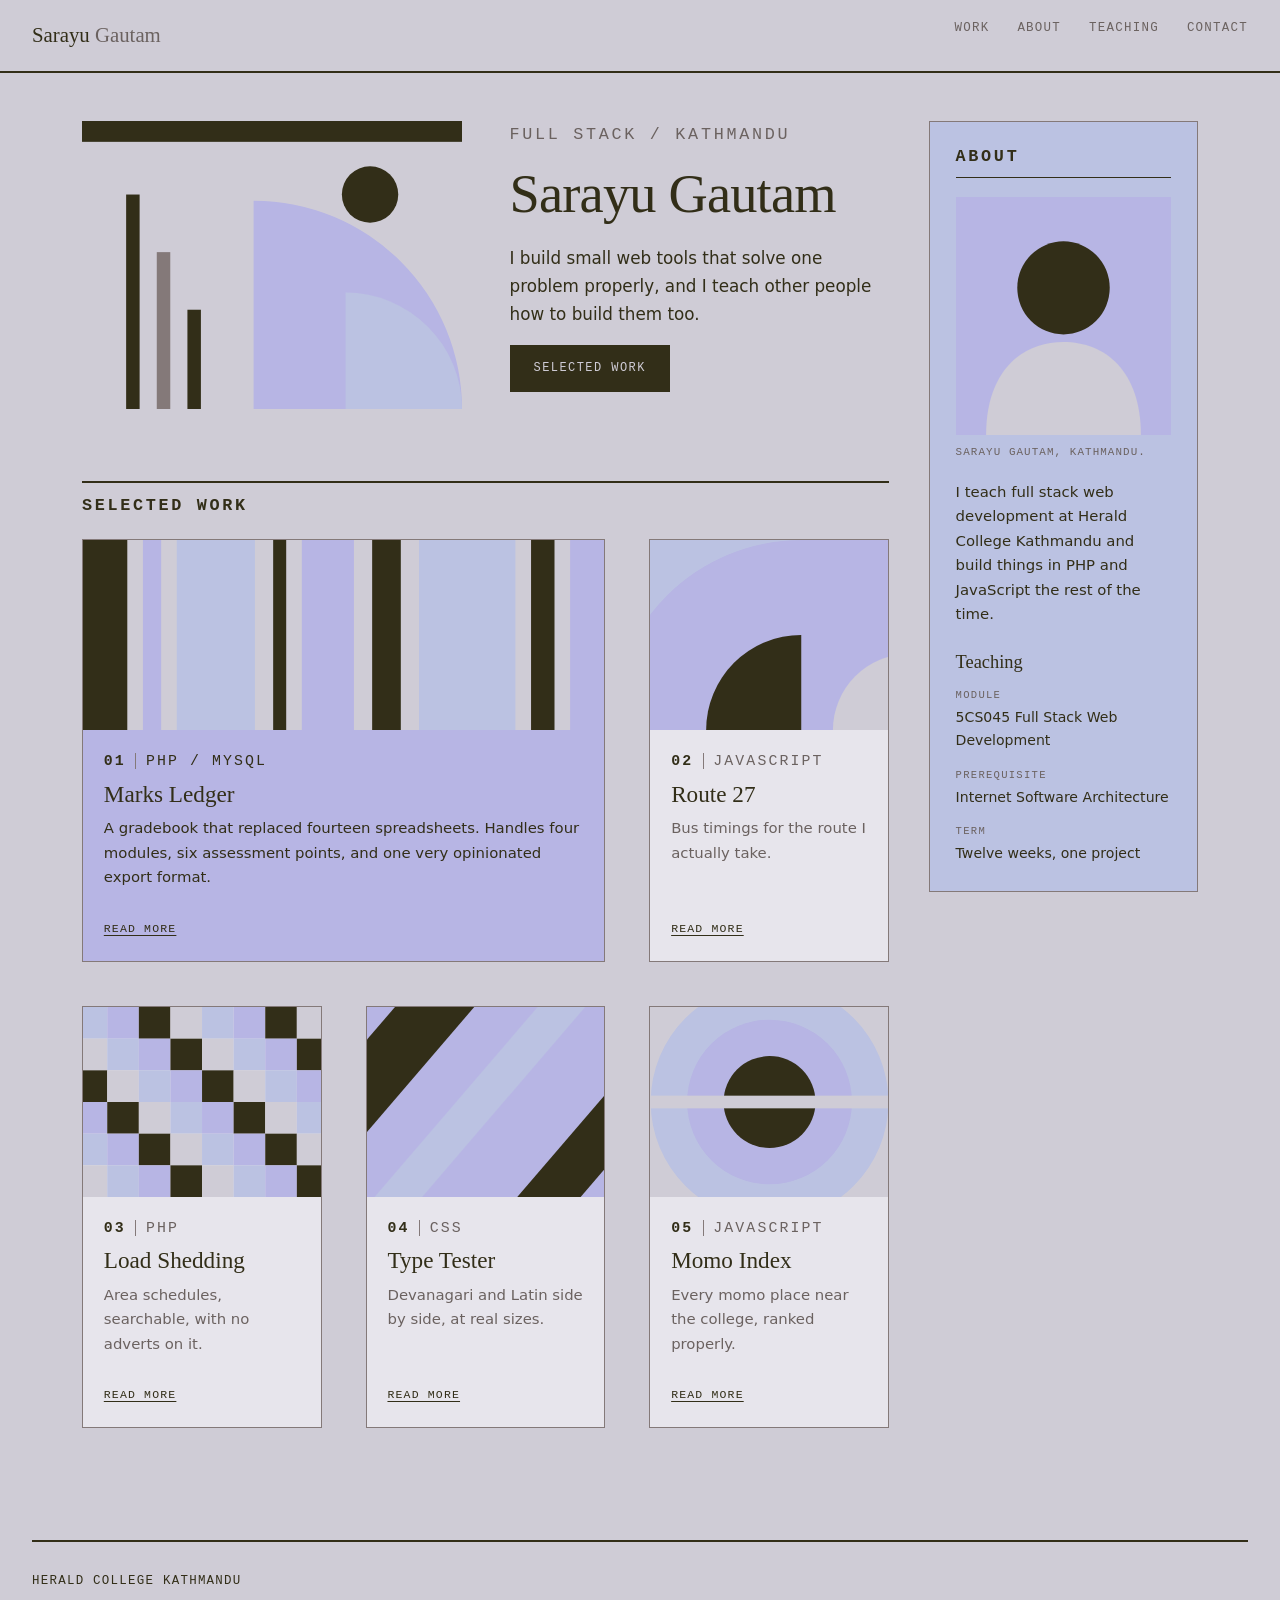
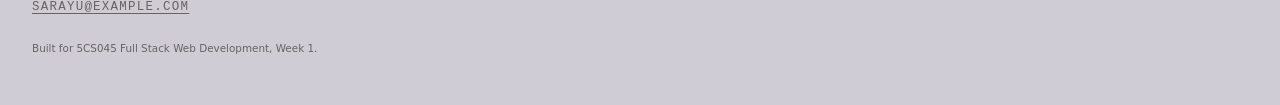
<file: Tutorial/Week1_tut/index.html>
<!DOCTYPE html>
<html lang="en">
<head>
  <meta charset="UTF-8">

  
  <meta name="viewport" content="width=device-width, initial-scale=1.0"> 

  <title>Sarayu Gautam</title>
  <link rel="stylesheet" href="style.css">
</head>
<body>

  <header class="site-header">
    <nav>

      <a href="#" class="logo">Sarayu <span>Gautam</span></a>

      <ul class="nav-links">
        <li><a href="#work">Work</a></li>
        <li><a href="#about">About</a></li>
        <li><a href="#teaching">Teaching</a></li>
        <li><a href="#contact">Contact</a></li>
      </ul>
    </nav>
  </header>

  <main>

    <div class="content">

      <section class="hero">
        <img src="images/hero.svg" alt="Abstract geometric composition">
        <div class="hero-text">
          <p class="eyebrow">Full stack / Kathmandu</p>
          <h1>Sarayu Gautam</h1>
          <p>I build small web tools that solve one problem properly, and
             I teach other people how to build them too.</p>
          <a href="#work" class="button">Selected work</a>
        </div>
      </section>

      <section class="gallery-section" id="work">
        <h2>Selected work</h2>

        <div class="gallery">

          <article class="card feature">
            <img src="images/card-1.svg" alt="">
            <div class="card-body">
              <p class="card-meta"><span>01</span>PHP / MySQL</p>
              <h3>Marks Ledger</h3>
              <p>A gradebook that replaced fourteen spreadsheets. Handles
                 four modules, six assessment points, and one very
                 opinionated export format.</p>
              <a href="#" class="card-link">Read more</a>
            </div>
          </article>

          <article class="card">
            <img src="images/card-2.svg" alt="">
            <div class="card-body">
              <p class="card-meta"><span>02</span>JavaScript</p>
              <h3>Route 27</h3>
              <p>Bus timings for the route I actually take.</p>
              <a href="#" class="card-link">Read more</a>
            </div>
          </article>

          <article class="card">
            <img src="images/card-3.svg" alt="">
            <div class="card-body">
              <p class="card-meta"><span>03</span>PHP</p>
              <h3>Load Shedding</h3>
              <p>Area schedules, searchable, with no adverts on it.</p>
              <a href="#" class="card-link">Read more</a>
            </div>
          </article>

          <article class="card">
            <img src="images/card-4.svg" alt="">
            <div class="card-body">
              <p class="card-meta"><span>04</span>CSS</p>
              <h3>Type Tester</h3>
              <p>Devanagari and Latin side by side, at real sizes.</p>
              <a href="#" class="card-link">Read more</a>
            </div>
          </article>

          <article class="card">
            <img src="images/card-5.svg" alt="">
            <div class="card-body">
              <p class="card-meta"><span>05</span>JavaScript</p>
              <h3>Momo Index</h3>
              <p>Every momo place near the college, ranked properly.</p>
              <a href="#" class="card-link">Read more</a>
            </div>
          </article>

        </div>
      </section>

    </div>

    <aside id="about">
      <h2>About</h2>

      <figure>
        <img src="images/profile.svg" alt="Abstract portrait mark">
        <figcaption>Sarayu Gautam, Kathmandu.</figcaption>
      </figure>

      <p>I teach full stack web development at Herald College Kathmandu
         and build things in PHP and JavaScript the rest of the time.</p>

      <h3 id="teaching">Teaching</h3>
      <dl class="meta-list">
        <dt>Module</dt>
        <dd>5CS045 Full Stack Web Development</dd>
        <dt>Prerequisite</dt>
        <dd>Internet Software Architecture</dd>
        <dt>Term</dt>
        <dd>Twelve weeks, one project</dd>
      </dl>
    </aside>

  </main>

  <footer id="contact">
    <p>Herald College Kathmandu</p>
    <p class="footer-mail"><a href="#">sarayu@example.com</a></p>
    <small>Built for 5CS045 Full Stack Web Development, Week 1.</small>
  </footer>

</body>
</html>
</file>
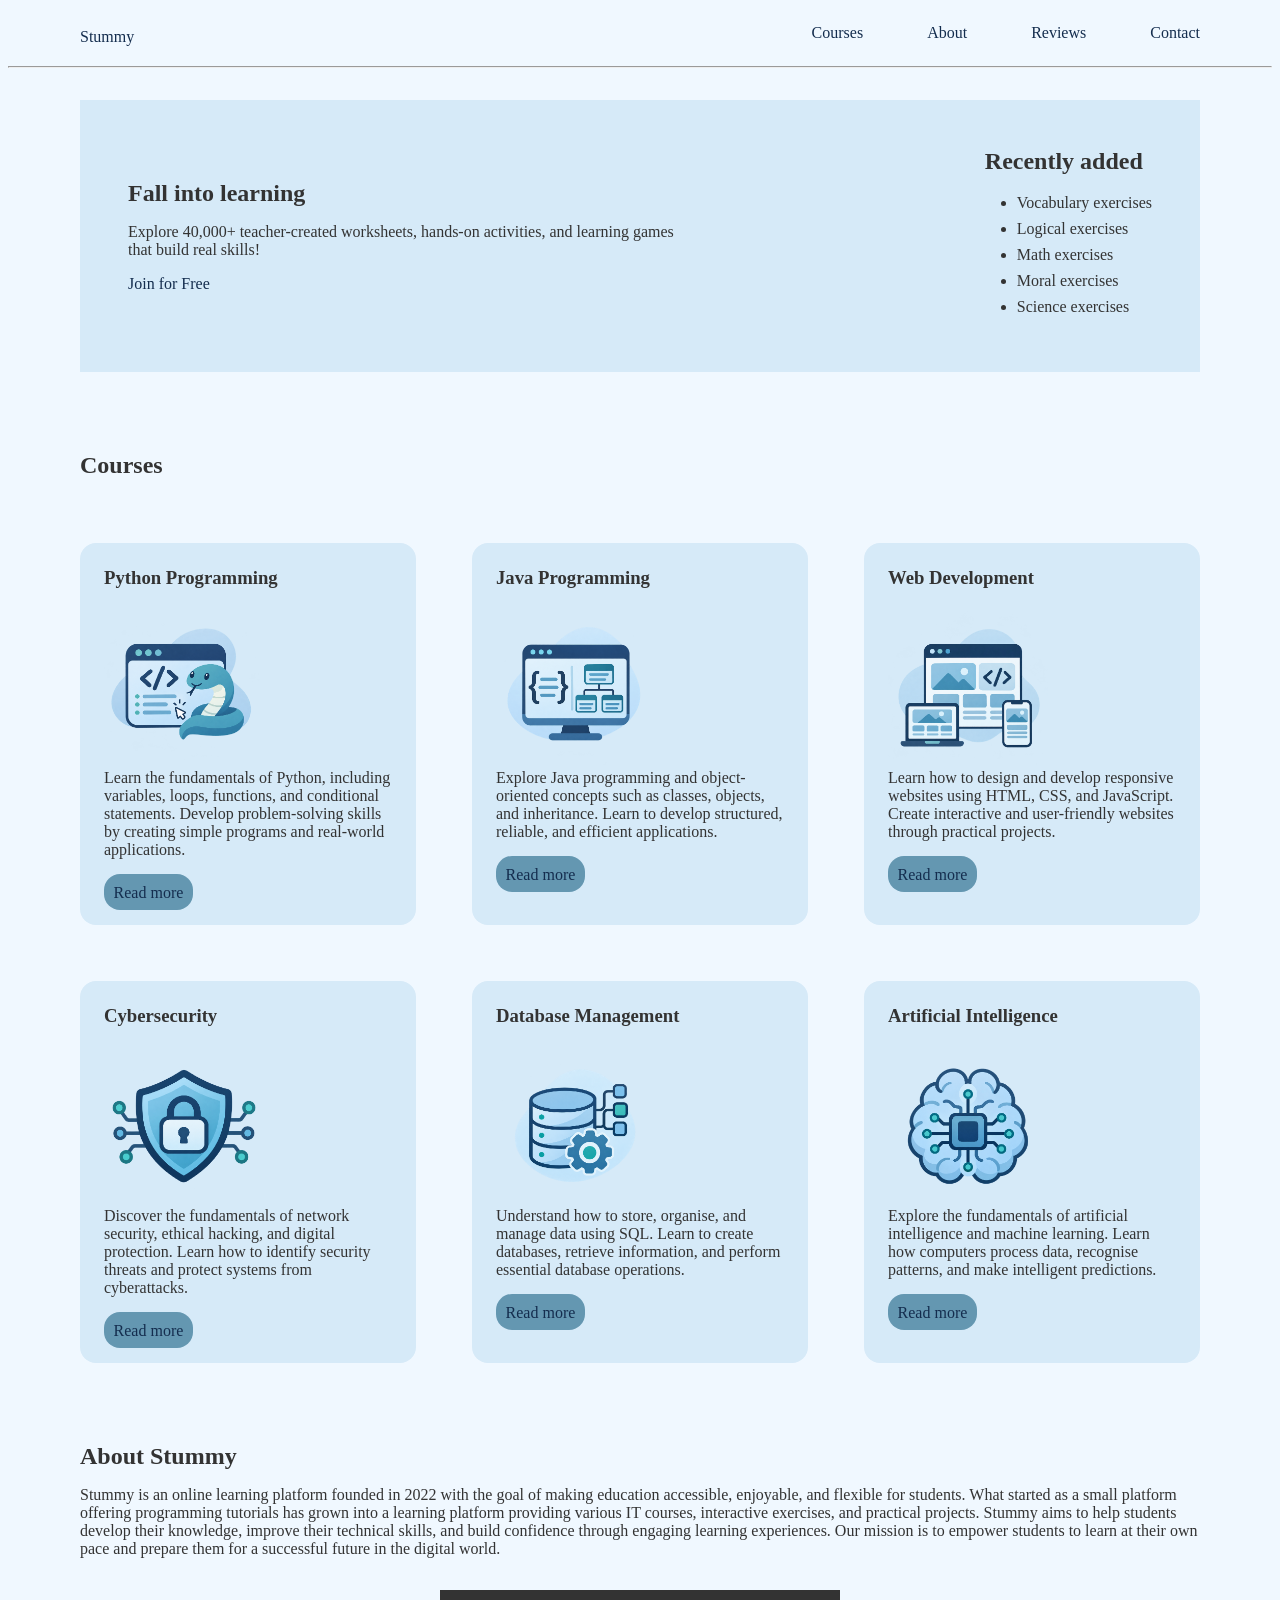
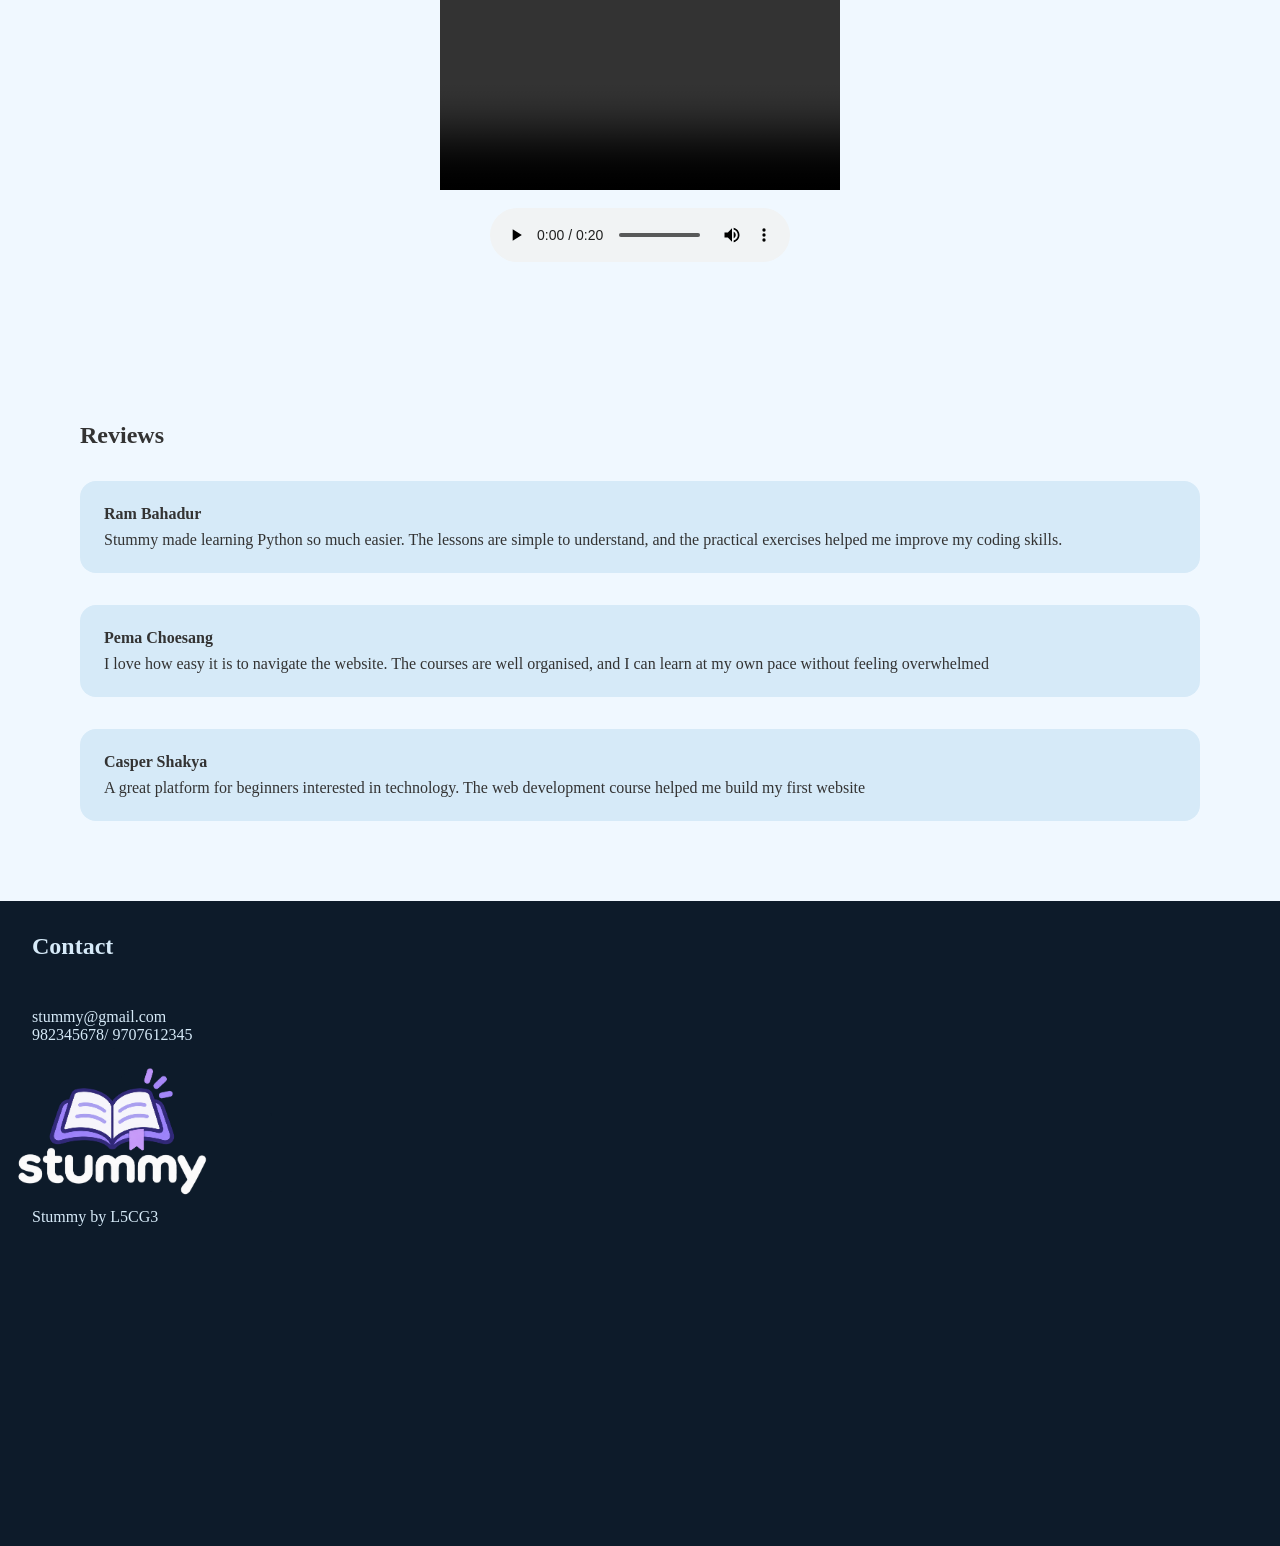
<file: Workshop/Week1/index.html>
<!DOCTYPE html>
<html lang="en">
<head>
  <meta charset="UTF-8">

  <meta name="viewport" content="width=device-width, initial-scale=1.0">

  <title>Student Learning Resource Platform</title>
  <link rel="stylesheet" href="style.css">
</head>
<body>

  <header class="site-header">
    <nav>
      <a href="#" class="logo">Stummy</span></a>
      <ul class="nav-links">
        <li><a href="#course">Courses</a></li>
        <li><a href="#about">About</a></li>
        <li><a href="#Reviews">Reviews</a></li>
        <li><a href="#contact">Contact</a></li>
      </ul>
    </nav>    
  </header>
  <hr>
  <main>

    <div class="content">

      <section class="hero">
        <div class = "hero-main">       
        <div class="hero-text">
          <h1 >Fall into learning</h1>
          <p class="hero-p">Explore 40,000+ teacher-created worksheets, hands-on activities, and learning games that build real skills!</p>
          <a href="#course" class="button">Join for Free</a>
        </div>
      </div>
        <aside class="side-text">
          <h2>Recently added</h2>
          <ul>
            <li>Vocabulary exercises</li>
            <li>Logical exercises</li>
            <li>Math exercises</li>
            <li>Moral exercises</li>
            <li>Science exercises</li>
        </aside>
      </section>

      <section class="courses-section" id="course">
        <h2>Courses</h2>

        <div class="courses">

          <article class="card">
            <div class="card-body">
              <h3>Python Programming</h3>
              <img src="Images/python.png" alt="python icon">
              <p>Learn the fundamentals of Python, including variables, loops, functions, and conditional statements. Develop problem-solving skills by creating simple programs and real-world applications.</p>
              <a href="#" class="card-link">Read more</a>
            </div>
          </article>

          <article class="card">
            <div class="card-body">
              <h3>Java Programming</h3>
              <img src="Images/java.png" alt="java icon">
              <p>Explore Java programming and object-oriented concepts such as classes, objects, and inheritance. Learn to develop structured, reliable, and efficient applications.</p>
              <a href="#" class="card-link">Read more</a>
            </div>
          </article>

          <article class="card">
            <div class="card-body">
              <h3>Web Development</h3>
              <img src="Images/webdev.png" alt="webdev icon">
              <p>Learn how to design and develop responsive websites using HTML, CSS, and JavaScript. Create interactive and user-friendly websites through practical projects.</p>
              <a href="#" class="card-link">Read more</a>
            </div>
          </article>

          <article class="card">
            <div class="card-body">
              <h3>Cybersecurity</h3>
              <img src="Images/cybersec.png" alt="cybersec icon">
              <p>Discover the fundamentals of network security, ethical hacking, and digital protection. Learn how to identify security threats and protect systems from cyberattacks.</p>
              <a href="#" class="card-link">Read more</a>
            </div>
          </article>

          <article class="card">
            <div class="card-body">
              <h3>Database Management</h3>
              <img src="Images/database.png" alt="database icon">
              <p>Understand how to store, organise, and manage data using SQL. Learn to create databases, retrieve information, and perform essential database operations.</p>
              <a href="#" class="card-link">Read more</a>
            </div>
          </article>

          <article class="card">
            <div class="card-body">
              <h3>Artificial Intelligence</h3>
              <img src="Images/ai.png" alt="ai icon">
              <p>Explore the fundamentals of artificial intelligence and machine learning. Learn how computers process data, recognise patterns, and make intelligent predictions.</p>
              <a href="#" class="card-link">Read more</a>
            </div>
          </article>

        </div>
      </section>

    </div>

    <div id="about">
      
      <h2>About Stummy</h2>
      <p>Stummy is an online learning platform founded in 2022 with the goal of making education accessible, enjoyable, and flexible for students. What started as a small platform offering programming tutorials has grown into a learning platform providing various IT courses, interactive exercises, and practical projects. Stummy aims to help students develop their knowledge, improve their technical skills, and build confidence through engaging learning experiences. Our mission is to empower students to learn at their own pace and prepare them for a successful future in the digital world.</p>
    </div>
    <div id="video">
      <video width="400" controls>
        <source src="Images/video.mp4" type="video/mp4">
        Your browser does not support HTML video.
      </video>
      <br>
      <audio controls>
        <source src="Images/audio.mp3" type="audio/mp3">
        Your browser does not support the audio element.
      </audio>
    </div>

    <div id="Reviews">
      <h2>Reviews</h2>
      <div class="user-reviews">

          <article class="card">
            <div class="card-body">
              <h4>Ram Bahadur</h4>
              <p>Stummy made learning Python so much easier. The lessons are simple to understand, and the practical exercises helped me improve my coding skills.</p>
            </div>
          </article>

          <article class="card">
            <div class="card-body">
              <h4>Pema Choesang</h4>
              <p>I love how easy it is to navigate the website. The courses are well organised, and I can learn at my own pace without feeling overwhelmed</p>
            </div>
          </article>

          <article class="card">
            <div class="card-body">
              <h4>Casper Shakya</h4>
              <p>A great platform for beginners interested in technology. The web development course helped me build my first website</p>
            </div>
          </article>

      </div>
    </div>
     

  </main>

  <footer id="contact">
    <h2>Contact</h2>
    <p class="footer-mail">stummy@gmail.com</p>
    <p class="footer-mail"> 982345678/ 9707612345</p>
    <figure>
      <img src="Images/stummylogo.png" alt="Stummy Logo">
      <figcaption>Stummy by L5CG3</figcaption>
    </figure>
  </footer>

</body>
</html>
</file>
<file: Tutorial/Week1_tut/style.css>
/* 5CS045 Week 1 Tutorial. Edit section B and section C only. */


/* SECTION A: GIVEN. DO NOT EDIT. */

:root {
  --ink:        #322E18;
  --stone:      #847979;
  --stone-text: #6B6260;
  --ground:     #CFCCD6;
  --surface:    #E7E5EC;
  --periwinkle: #BBC2E2;
  --lavender:   #B7B5E4;

  --serif: Georgia, "Iowan Old Style", "Times New Roman", serif;
  --mono:  ui-monospace, SFMono-Regular, Menlo, Consolas, monospace;
  --sans:  system-ui, "Segoe UI", Roboto, Helvetica, Arial, sans-serif;
}

*, *::before, *::after { box-sizing: border-box; }

body {
  margin: 0;
  padding: 0;
  font-family: var(--sans);
  font-size: 16px;
  line-height: 1.65;
  color: var(--ink);
  background: var(--ground);
}

img { max-width: 100%; display: block; }

h1, h2, h3 {
  font-family: var(--serif);
  font-weight: 400;
  line-height: 1.08;
  margin: 0 0 0.4em;
}
h1 { font-size: 3.4rem; letter-spacing: -0.015em; }
h2 { font-size: 1.05rem; font-family: var(--mono); text-transform: uppercase;
     letter-spacing: 0.16em; font-weight: 600; }
h3 { font-size: 1.45rem; }
p  { margin: 0 0 1em; }

a { color: var(--ink); text-underline-offset: 3px; }

.site-header {
  border-bottom: 2px solid var(--ink);
  padding: 0 2rem;
}

.logo {
  font-family: var(--serif);
  font-size: 1.3rem;
  text-decoration: none;
  padding: 1.15rem 0;
}
.logo span { color: var(--stone-text); }

.nav-links a {
  font-family: var(--mono);
  font-size: 0.78rem;
  text-transform: uppercase;
  letter-spacing: 0.1em;
  text-decoration: none;
  color: var(--stone-text);
  padding: 1.15rem 0;
  display: inline-block;
}
.nav-links a:hover { color: var(--ink); text-decoration: underline; }

main { padding: 3rem 2rem; max-width: 1180px; margin: 0 auto; }

.eyebrow {
  font-family: var(--mono);
  text-transform: uppercase;
  letter-spacing: 0.16em;
  font-size: 0.72rem;
  color: var(--stone-text);
  margin-bottom: 1rem;
}

.hero-text p { max-width: 34ch; font-size: 1.05rem; }
.hero img  { flex: 1; min-width: 0; }
.hero-text { flex: 1; min-width: 0; }

.button {
  display: inline-block;
  background: var(--ink);
  color: var(--ground);
  font-family: var(--mono);
  font-size: 0.75rem;
  text-transform: uppercase;
  letter-spacing: 0.12em;
  text-decoration: none;
  padding: 0.85rem 1.5rem;
}
.button:hover { background: var(--stone-text); }

.gallery-section { margin-top: 4.5rem; }
.gallery-section h2 { border-top: 2px solid var(--ink); padding-top: 0.9rem;
                      margin-bottom: 1.5rem; }

.card img { height: 190px; object-fit: cover; width: 100%; }

.card {
  background: var(--surface);
  border: 1px solid var(--stone);
  display: flex;
  flex-direction: column;
}
.card-body {
  padding: 1.2rem 1.3rem 1.4rem;
  display: flex;
  flex-direction: column;
  flex-grow: 1;
}
.card-body p { color: var(--stone-text); font-size: 0.93rem; }
.card-meta {
  font-family: var(--mono);
  font-size: 0.68rem;
  text-transform: uppercase;
  letter-spacing: 0.14em;
  color: var(--stone-text);
  margin-bottom: 0.5rem;
}
.card-meta span {
  color: var(--ink);
  font-weight: 600;
  border-right: 1px solid var(--stone);
  padding-right: 0.6rem;
  margin-right: 0.6rem;
}
.card-link {
  margin-top: auto;
  font-family: var(--mono);
  font-size: 0.72rem;
  text-transform: uppercase;
  letter-spacing: 0.1em;
  padding-top: 0.9rem;
}
.feature { background: var(--lavender); }
.feature .card-body p { color: var(--ink); }
.feature .card-meta   { color: var(--ink); }

aside {
  background: var(--periwinkle);
  border: 1px solid var(--stone);
  padding: 1.6rem;
  align-self: start;
}
aside h2 { border-bottom: 1px solid var(--ink); padding-bottom: 0.7rem;
           margin-bottom: 1.2rem; }
aside figure { margin: 0 0 1.1rem; }
aside figcaption {
  font-family: var(--mono);
  font-size: 0.68rem;
  text-transform: uppercase;
  letter-spacing: 0.1em;
  color: var(--stone-text);
  margin-top: 0.6rem;
}
aside p { font-size: 0.93rem; }
aside h3 { font-size: 1.15rem; margin-top: 1.6rem; }

.meta-list { margin: 0; font-size: 0.88rem; }
.meta-list dt {
  font-family: var(--mono);
  font-size: 0.66rem;
  text-transform: uppercase;
  letter-spacing: 0.12em;
  color: var(--stone-text);
  margin-top: 0.9rem;
}
.meta-list dd { margin: 0.1rem 0 0; }

footer {
  border-top: 2px solid var(--ink);
  margin: 4rem 2rem 0;
  padding: 1.8rem 0 3rem;
  font-family: var(--mono);
  font-size: 0.78rem;
  text-transform: uppercase;
  letter-spacing: 0.1em;
}
footer p { margin: 0 0 0.35rem; }
.footer-mail a { color: var(--stone-text); }
footer small {
  display: block;
  margin-top: 1.4rem;
  text-transform: none;
  letter-spacing: 0;
  font-family: var(--sans);
  color: var(--stone-text);
}


/* SECTION B: YOUR WORK */

/* EXERCISE 1 */
nav {
  display: flex;
  /* 1a */ justify-content: space-between;
  /* 1b */ align-items: centre;
}

/* EXERCISE 2 */
.nav-links {
  list-style: none;
  padding: 0;
  margin: 0;
  /* 2a */ display: inline-flex;
  gap: 1.75rem;
}

/* EXERCISE 3 */
.hero {
  /* 3a */ display: flex;
  /* 3b */ align-items: centre;
  /* 3c */ gap: 3rem;
}

/* EXERCISE 5 */
.gallery {
  display: grid;
  /* 5a */ grid-template-columns: 1fr 1fr 1fr;
  /* 5b */ gap: 2.75rem;
}

/* EXERCISE 7 */
.feature {
  /* 7a */ grid-column: span 2;
}

/* EXERCISE 8 */
main {
  display: grid;
  /* 8a */ grid-template-columns: 3fr 1fr; 
  gap: 2.5rem;
}


/* SECTION C: RESPONSIVE */

/* EXERCISE 11 */
@media (max-width: 768px) {

  main {
    /* 11a */ grid-template-columns: 1fr;
  }

  .gallery {
    /* 11b */ grid-template-columns: repeat(2, 1fr);
  }

  .feature {
    grid-column: span 2;
  }
}

@media (max-width: 480px) {

  .gallery {
    /* 11c */ grid-template-columns: 1fr;
  }

  .feature {
    grid-column: span 1;
  }

  nav {
    /* 11d */ flex-direction: column;
    gap: 0.5rem;
    padding-bottom: 0.75rem;
  }

  .hero {
    /* 11e */ flex-direction: column;
  }

  h1 { font-size: 1.9rem; }
  main { padding: 1.5rem 1rem; }
  .site-header { padding: 0 1rem; }
}
</file>
<file: Workshop/Week1/style.css>
* {
    margin: 0;
    padding: 0;
    font-family: Georgia, serif;
}

body {
    margin: 1.5rem 5rem;
    background-color: #F0F8FF;
    color: #333;
}
a {
    color: #142D4E;
    text-decoration: none;
}

nav {
    display: flex;
    justify-content: space-between;
    align-items: center;
    gap: 3rem;
    margin-bottom: 1rem;
}

.nav-links {
    display: flex;
    gap: 2rem;
    list-style: none;
    margin: 0;
    padding: 0;
}

.hero {
    display: flex;  
    justify-content: space-between;
    gap: 5rem;
    margin-bottom: 5rem;
    background-color: #D6EAF8;
    padding: 3rem;
}
#course h2{
    margin-bottom: 4rem;
}
.courses h3{
    margin-bottom: 1rem;
}
.courses p{
    margin-bottom: 1.5rem;
}
.courses a{
    padding: 0.6rem ;
    background-color: #6497B1; 
    border-radius: 1rem;
    margin-bottom: 5rem;
}

.card{
    padding: 1.5rem;
    background-color: #D6EAF8;
    border-radius: 1rem;
}

.hero-p{
    margin:1rem 0rem;
    width: 35rem;
}
.hero-text{
    margin-top: 2rem;
}
ul{
    margin-top: 1.2rem;
}
li{
    margin-bottom: 0.5rem;
    margin-left: 2rem;
}
.courses {
    display: grid;
    grid-template-columns: repeat(3, 1fr);
    gap: 3.5rem;
    width: 100%;

}
.courses img{
    width: 10rem;
    height: 10rem;
}
.content{
    margin-bottom: 5rem;
}
#about h2{
    margin-bottom: 1rem;

}
#about p{
    margin-bottom: 2rem;
}
#video{
    display: flex;
    justify-content: center;
    margin-bottom: 10rem;
}

#Reviews{

}
.user-reviews{
    display: grid;
    gap: 2rem;
    width: 100%;
    margin-top: 2rem;
    margin-bottom: 5rem;
}
.user-reviews h4{
    margin-bottom: 0.5rem;
}
#contact h2{
    margin-bottom: 3rem;
}
#contact{
    background-color: #0D1B2A;
    color: #D6EAF8;
    padding: 2rem;
    margin-left: -5rem;
    margin-right: -5rem;
    margin-bottom: -5rem;
    padding-bottom: 20rem;
}
#video{
    display: flex;
    flex-direction: column;
    align-items: center;
}
#contact img{
    width: 20rem;
    margin-left:-5rem ;
}
hr {
    margin-left: -4.5rem;
    margin-right: -4.5rem;
    margin-bottom: 2rem;
}


@media screen and (min-width: 768px) and (max-width: 1199px) {

    body {
        margin: 1.5rem 1.5rem;
        width: auto ;
    }

    .hero-p {
        width: 22rem;
    }

    .courses {
        grid-template-columns: repeat(2, 1fr);
        gap: 2rem;
    }


    #contact {
        margin-left: -1.5rem;
        margin-right: -1.5rem;
        padding-bottom: 15rem;
    }
}



@media screen and (max-width: 767px) {

    body {
        margin: 1rem;
    }

    nav {
        flex-direction: column;
        gap: 1rem;
    }

    .nav-links li {
        margin-left: 0;
    }

    .hero {
        flex-direction: column;
        gap: 2rem;
        padding: 1.5rem;
        margin-bottom: 3rem;
    }

    .hero-p {
        width: auto;
    }

    .hero-text {
        margin-top: 0;
    }

    .courses {
        grid-template-columns: 1fr;
        gap: 1rem;
    }

    .courses img {
        width: 8rem;
        height: 8rem;
    }

    #video {
        margin-bottom: 4rem;
    }

    #video video{
        max-width: 100%;
    }

    #contact {
        margin-left: -1rem;
        margin-right: -1rem;
        padding: 1rem;
        padding-bottom: 5rem;
    }

    #contact img {
        width: 12rem;
        max-width: 100%;
        margin-left: 0;
    }

    hr {
        margin-left: -1rem;
        margin-right: -1rem;
    }

}
</file>
